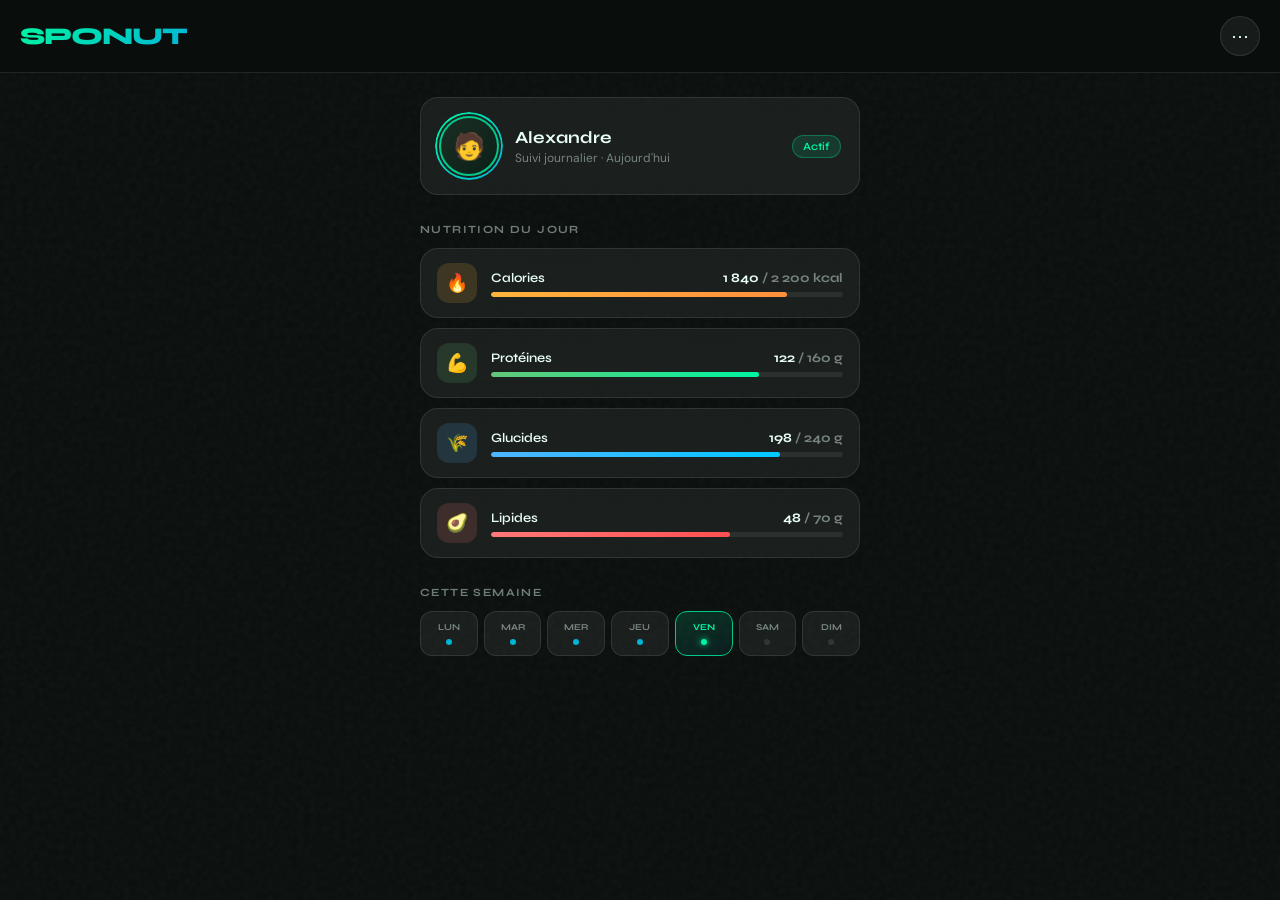
<file: index.html>
<!DOCTYPE html>
<html lang="fr">

<head>
    <meta charset="UTF-8">
    <meta name="viewport" content="width=device-width, initial-scale=1.0">
    <link
        href="https://fonts.googleapis.com/css2?family=Syne:wght@400;600;700;800&family=DM+Sans:wght@300;400;500&display=swap"
        rel="stylesheet">
    <link rel="stylesheet" href="style.css">
    <title>SPONUT</title>
</head>

<body>

    <header class="app-header">
        <a href="index.html" class="logo">SPONUT</a>

        <div class="menu-wrap" id="menuWrap">
            <div class="menu-btn" id="menuBtn">⋯</div>
            <div class="dropdown" id="dropdown">
                <div class="dropdown-item" onclick="window.location='index.html'">Accueil</div>
                <div class="dropdown-item" onclick="window.location='entrainement.html'">Entraînement</div>
                <div class="dropdown-item" onclick="window.location='nutrition.html'">Nutrition</div>
                <div class="dropdown-item" onclick="window.location='profil.html'">Profil</div>
                <div class="dropdown-item danger">Déconnexion</div>
            </div>
        </div>
    </header>

    <main class="content">

        <div class="profile-section">
            <div class="avatar-wrap">
                <div class="avatar">🧑</div>
                <div class="avatar-ring"></div>
            </div>
            <div class="profile-info">
                <div class="profile-name">Alexandre</div>
                <div class="profile-sub">Suivi journalier · Aujourd'hui</div>
            </div>
            <div class="profile-badge">Actif</div>
        </div>

        <div class="section-title">Nutrition du jour</div>
        <div class="macros">

            <div class="macro-card">
                <div class="macro-icon cal">🔥</div>
                <div class="macro-body">
                    <div class="macro-top">
                        <div class="macro-label">Calories</div>
                        <div class="macro-value"><span>1 840</span> / 2 200 kcal</div>
                    </div>
                    <div class="macro-bar-wrap">
                        <div class="macro-bar bar-cal"></div>
                    </div>
                </div>
            </div>

            <div class="macro-card">
                <div class="macro-icon prot">💪</div>
                <div class="macro-body">
                    <div class="macro-top">
                        <div class="macro-label">Protéines</div>
                        <div class="macro-value"><span>122</span> / 160 g</div>
                    </div>
                    <div class="macro-bar-wrap">
                        <div class="macro-bar bar-prot"></div>
                    </div>
                </div>
            </div>

            <div class="macro-card">
                <div class="macro-icon gluc">🌾</div>
                <div class="macro-body">
                    <div class="macro-top">
                        <div class="macro-label">Glucides</div>
                        <div class="macro-value"><span>198</span> / 240 g</div>
                    </div>
                    <div class="macro-bar-wrap">
                        <div class="macro-bar bar-gluc"></div>
                    </div>
                </div>
            </div>

            <div class="macro-card">
                <div class="macro-icon lip">🥑</div>
                <div class="macro-body">
                    <div class="macro-top">
                        <div class="macro-label">Lipides</div>
                        <div class="macro-value"><span>48</span> / 70 g</div>
                    </div>
                    <div class="macro-bar-wrap">
                        <div class="macro-bar bar-lip"></div>
                    </div>
                </div>
            </div>

        </div>

        <div class="week-section">
            <div class="section-title">Cette semaine</div>
            <div class="week-grid">
                <div class="day-card done">
                    <div class="day-label">Lun</div>
                    <div class="day-dot"></div>
                </div>
                <div class="day-card done">
                    <div class="day-label">Mar</div>
                    <div class="day-dot"></div>
                </div>
                <div class="day-card done">
                    <div class="day-label">Mer</div>
                    <div class="day-dot"></div>
                </div>
                <div class="day-card done">
                    <div class="day-label">Jeu</div>
                    <div class="day-dot"></div>
                </div>
                <div class="day-card active">
                    <div class="day-label">Ven</div>
                    <div class="day-dot"></div>
                </div>
                <div class="day-card">
                    <div class="day-label">Sam</div>
                    <div class="day-dot"></div>
                </div>
                <div class="day-card">
                    <div class="day-label">Dim</div>
                    <div class="day-dot"></div>
                </div>
            </div>
        </div>

    </main>

    <script src="script.js"></script>
</body>

</html>
</file>
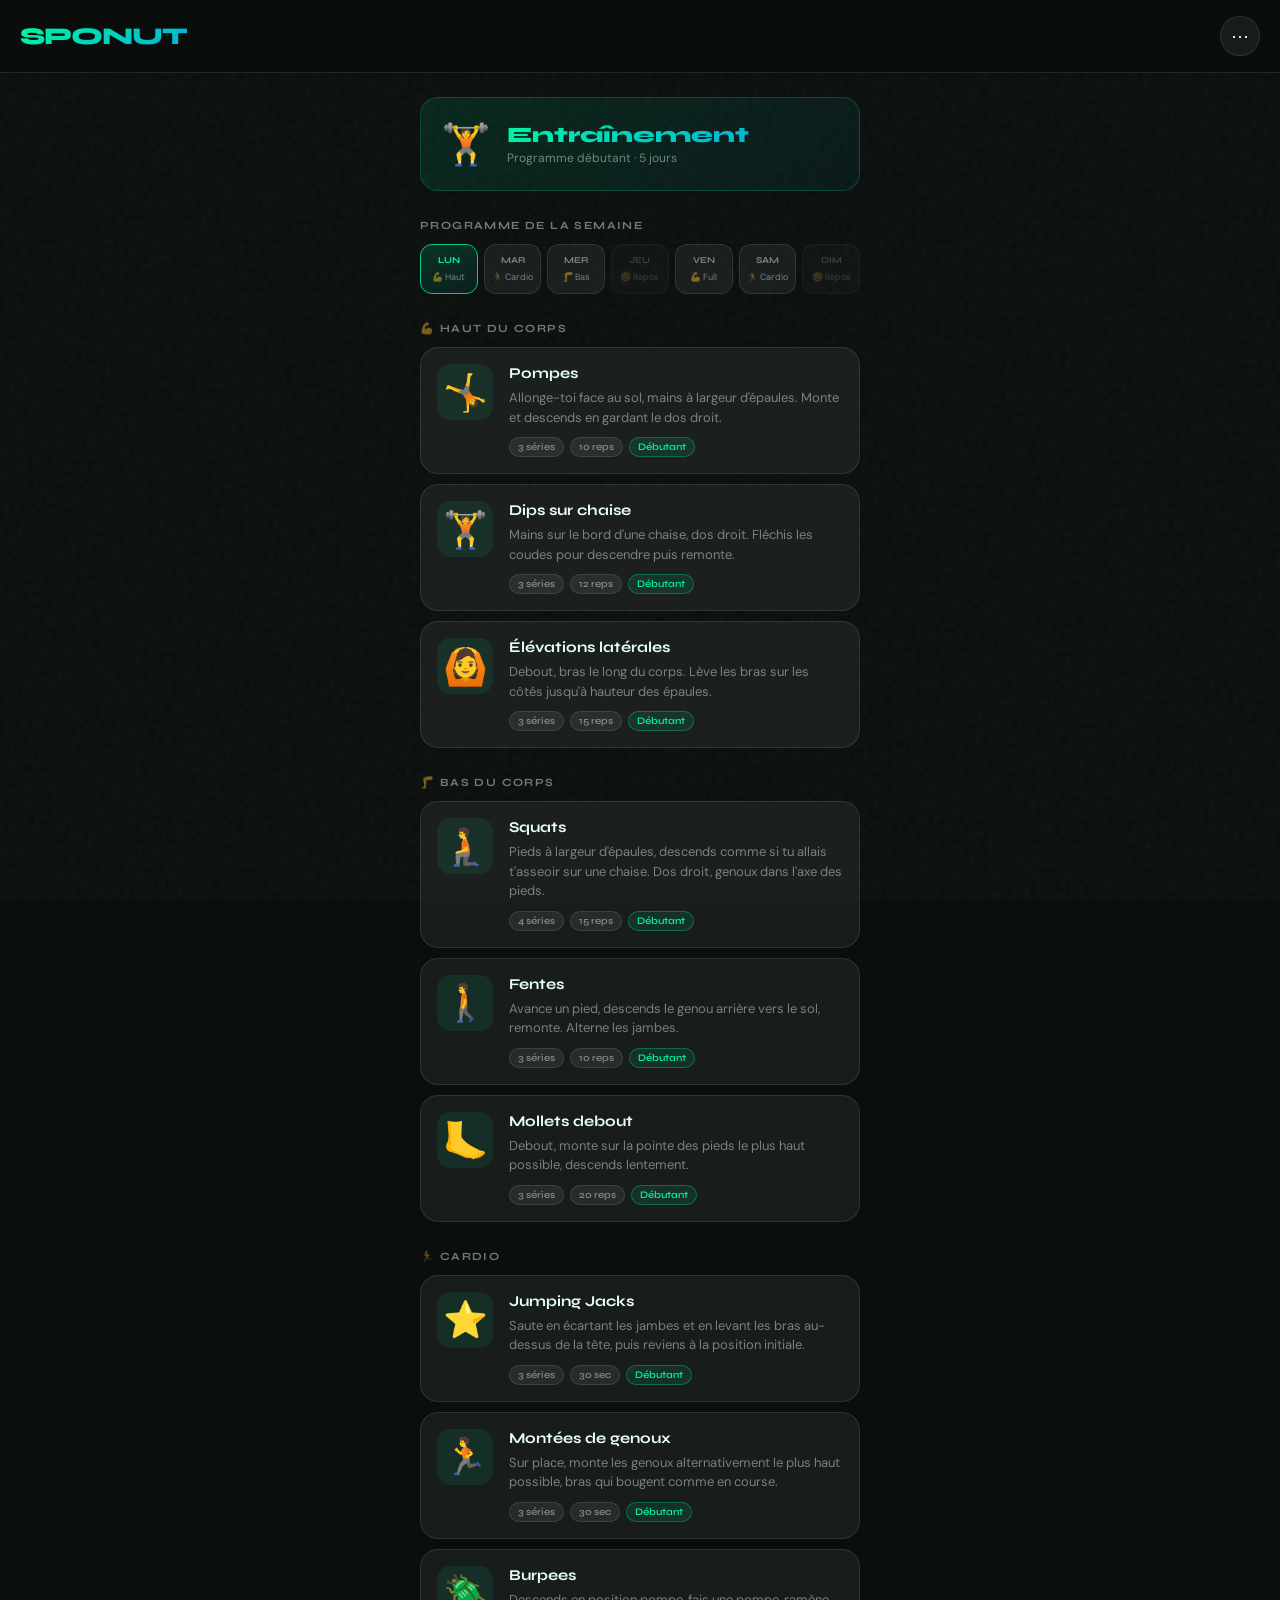
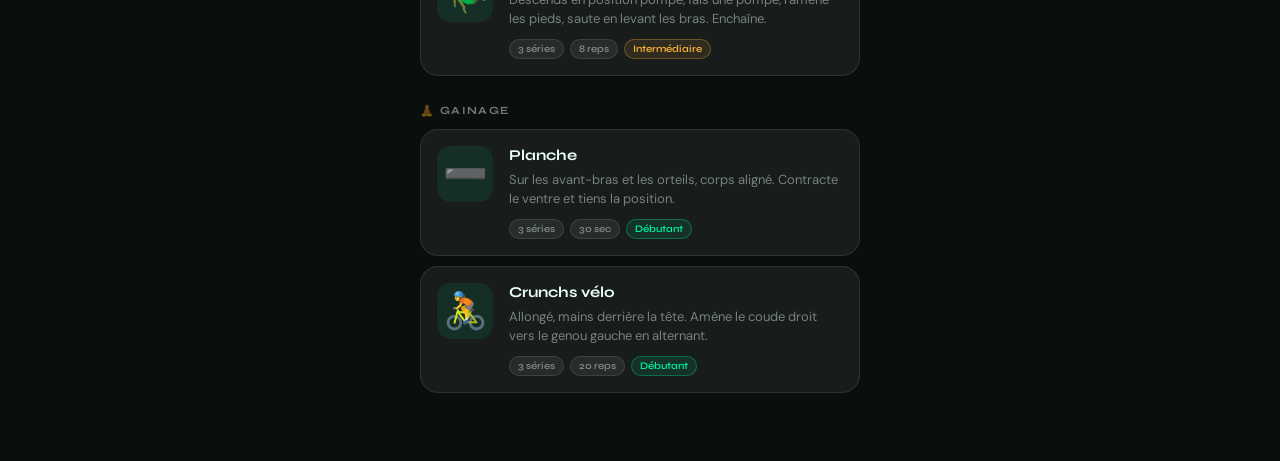
<file: entrainement.html>
<!DOCTYPE html>
<html lang="fr">

<head>
    <meta charset="UTF-8">
    <meta name="viewport" content="width=device-width, initial-scale=1.0">
    <link href="https://fonts.googleapis.com/css2?family=Syne:wght@400;600;700;800&family=DM+Sans:wght@300;400;500&display=swap" rel="stylesheet">
    <link rel="stylesheet" href="style.css">
    <link rel="stylesheet" href="entrainement.css">
    <title>SPONUT — Entraînement</title>
</head>

<body>

    <header class="app-header">
        <a href="index.html" class="logo">SPONUT</a>

        <div class="menu-wrap" id="menuWrap">
            <div class="menu-btn" id="menuBtn">⋯</div>
            <div class="dropdown" id="dropdown">
                <div class="dropdown-item" onclick="window.location='index.html'">Accueil</div>
                <div class="dropdown-item" onclick="window.location='entrainement.html'">Entraînement</div>
                <div class="dropdown-item" onclick="window.location='nutrition.html'">Nutrition</div>
                <div class="dropdown-item" onclick="window.location='profil.html'">Profil</div>
                <div class="dropdown-item danger">Déconnexion</div>
            </div>
        </div>
    </header>

    <main class="content">

        <div class="page-hero">
            <div class="page-hero-icon">🏋️</div>
            <div>
                <div class="page-title">Entraînement</div>
                <div class="page-sub">Programme débutant · 5 jours</div>
            </div>
        </div>

        <div class="section-title">Programme de la semaine</div>
        <div class="week-program">
            <div class="program-day active">
                <div class="pd-label">Lun</div>
                <div class="pd-type">💪 Haut</div>
            </div>
            <div class="program-day">
                <div class="pd-label">Mar</div>
                <div class="pd-type">🏃 Cardio</div>
            </div>
            <div class="program-day">
                <div class="pd-label">Mer</div>
                <div class="pd-type">🦵 Bas</div>
            </div>
            <div class="program-day rest">
                <div class="pd-label">Jeu</div>
                <div class="pd-type">😴 Repos</div>
            </div>
            <div class="program-day">
                <div class="pd-label">Ven</div>
                <div class="pd-type">💪 Full</div>
            </div>
            <div class="program-day">
                <div class="pd-label">Sam</div>
                <div class="pd-type">🏃 Cardio</div>
            </div>
            <div class="program-day rest">
                <div class="pd-label">Dim</div>
                <div class="pd-type">😴 Repos</div>
            </div>
        </div>

        <div class="section-title">💪 Haut du corps</div>
        <div class="exercices">

            <div class="exo-card">
                <div class="exo-visual">🤸</div>
                <div class="exo-body">
                    <div class="exo-name">Pompes</div>
                    <div class="exo-desc">Allonge-toi face au sol, mains à largeur d'épaules. Monte et descends en gardant le dos droit.</div>
                    <div class="exo-tags">
                        <span class="tag">3 séries</span>
                        <span class="tag">10 reps</span>
                        <span class="tag difficulty easy">Débutant</span>
                    </div>
                </div>
            </div>

            <div class="exo-card">
                <div class="exo-visual">🏋️</div>
                <div class="exo-body">
                    <div class="exo-name">Dips sur chaise</div>
                    <div class="exo-desc">Mains sur le bord d'une chaise, dos droit. Fléchis les coudes pour descendre puis remonte.</div>
                    <div class="exo-tags">
                        <span class="tag">3 séries</span>
                        <span class="tag">12 reps</span>
                        <span class="tag difficulty easy">Débutant</span>
                    </div>
                </div>
            </div>

            <div class="exo-card">
                <div class="exo-visual">🙆</div>
                <div class="exo-body">
                    <div class="exo-name">Élévations latérales</div>
                    <div class="exo-desc">Debout, bras le long du corps. Lève les bras sur les côtés jusqu'à hauteur des épaules.</div>
                    <div class="exo-tags">
                        <span class="tag">3 séries</span>
                        <span class="tag">15 reps</span>
                        <span class="tag difficulty easy">Débutant</span>
                    </div>
                </div>
            </div>

        </div>

        <div class="section-title">🦵 Bas du corps</div>
        <div class="exercices">

            <div class="exo-card">
                <div class="exo-visual">🧎</div>
                <div class="exo-body">
                    <div class="exo-name">Squats</div>
                    <div class="exo-desc">Pieds à largeur d'épaules, descends comme si tu allais t'asseoir sur une chaise. Dos droit, genoux dans l'axe des pieds.</div>
                    <div class="exo-tags">
                        <span class="tag">4 séries</span>
                        <span class="tag">15 reps</span>
                        <span class="tag difficulty easy">Débutant</span>
                    </div>
                </div>
            </div>

            <div class="exo-card">
                <div class="exo-visual">🚶</div>
                <div class="exo-body">
                    <div class="exo-name">Fentes</div>
                    <div class="exo-desc">Avance un pied, descends le genou arrière vers le sol, remonte. Alterne les jambes.</div>
                    <div class="exo-tags">
                        <span class="tag">3 séries</span>
                        <span class="tag">10 reps</span>
                        <span class="tag difficulty easy">Débutant</span>
                    </div>
                </div>
            </div>

            <div class="exo-card">
                <div class="exo-visual">🦶</div>
                <div class="exo-body">
                    <div class="exo-name">Mollets debout</div>
                    <div class="exo-desc">Debout, monte sur la pointe des pieds le plus haut possible, descends lentement.</div>
                    <div class="exo-tags">
                        <span class="tag">3 séries</span>
                        <span class="tag">20 reps</span>
                        <span class="tag difficulty easy">Débutant</span>
                    </div>
                </div>
            </div>

        </div>

        <div class="section-title">🏃 Cardio</div>
        <div class="exercices">

            <div class="exo-card">
                <div class="exo-visual">⭐</div>
                <div class="exo-body">
                    <div class="exo-name">Jumping Jacks</div>
                    <div class="exo-desc">Saute en écartant les jambes et en levant les bras au-dessus de la tête, puis reviens à la position initiale.</div>
                    <div class="exo-tags">
                        <span class="tag">3 séries</span>
                        <span class="tag">30 sec</span>
                        <span class="tag difficulty easy">Débutant</span>
                    </div>
                </div>
            </div>

            <div class="exo-card">
                <div class="exo-visual">🏃</div>
                <div class="exo-body">
                    <div class="exo-name">Montées de genoux</div>
                    <div class="exo-desc">Sur place, monte les genoux alternativement le plus haut possible, bras qui bougent comme en course.</div>
                    <div class="exo-tags">
                        <span class="tag">3 séries</span>
                        <span class="tag">30 sec</span>
                        <span class="tag difficulty easy">Débutant</span>
                    </div>
                </div>
            </div>

            <div class="exo-card">
                <div class="exo-visual">🪲</div>
                <div class="exo-body">
                    <div class="exo-name">Burpees</div>
                    <div class="exo-desc">Descends en position pompe, fais une pompe, ramène les pieds, saute en levant les bras. Enchaîne.</div>
                    <div class="exo-tags">
                        <span class="tag">3 séries</span>
                        <span class="tag">8 reps</span>
                        <span class="tag difficulty medium">Intermédiaire</span>
                    </div>
                </div>
            </div>

        </div>

        <div class="section-title">🧘 Gainage</div>
        <div class="exercices">

            <div class="exo-card">
                <div class="exo-visual">➖</div>
                <div class="exo-body">
                    <div class="exo-name">Planche</div>
                    <div class="exo-desc">Sur les avant-bras et les orteils, corps aligné. Contracte le ventre et tiens la position.</div>
                    <div class="exo-tags">
                        <span class="tag">3 séries</span>
                        <span class="tag">30 sec</span>
                        <span class="tag difficulty easy">Débutant</span>
                    </div>
                </div>
            </div>

            <div class="exo-card">
                <div class="exo-visual">🚴</div>
                <div class="exo-body">
                    <div class="exo-name">Crunchs vélo</div>
                    <div class="exo-desc">Allongé, mains derrière la tête. Amène le coude droit vers le genou gauche en alternant.</div>
                    <div class="exo-tags">
                        <span class="tag">3 séries</span>
                        <span class="tag">20 reps</span>
                        <span class="tag difficulty easy">Débutant</span>
                    </div>
                </div>
            </div>

        </div>

    </main>

    <script src="script.js"></script>
</body>

</html>
</file>
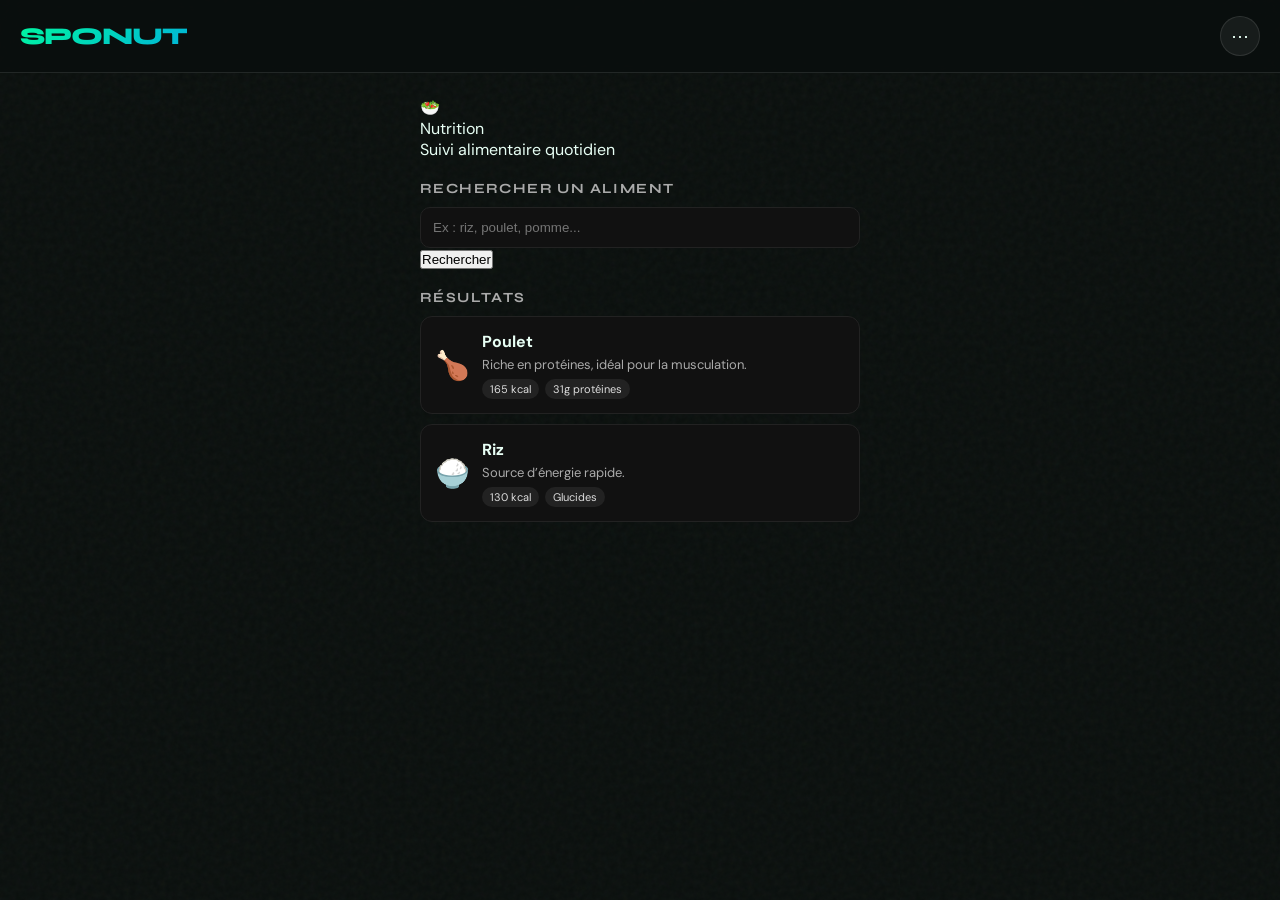
<file: nutrition.html>
<!DOCTYPE html>
<html lang="fr">

<head>
    <meta charset="UTF-8">
    <meta name="viewport" content="width=device-width, initial-scale=1.0">

    <link
        href="https://fonts.googleapis.com/css2?family=Syne:wght@400;600;700;800&family=DM+Sans:wght@300;400;500&display=swap"
        rel="stylesheet">

    <link rel="stylesheet" href="style.css">
    <link rel="stylesheet" href="nutrition.css">

    <title>SPONUT — Nutrition</title>
</head>

<body>

    <header class="app-header">
        <a href="index.html" class="logo">SPONUT</a>

        <div class="menu-wrap" id="menuWrap">
            <div class="menu-btn" id="menuBtn">⋯</div>
            <div class="dropdown" id="dropdown">
                <div class="dropdown-item" onclick="window.location='index.html'">Accueil</div>
                <div class="dropdown-item" onclick="window.location='entrainement.html'">Entraînement</div>
                <div class="dropdown-item" onclick="window.location='nutrition.html'">Nutrition</div>
                <div class="dropdown-item" onclick="window.location='profil.html'">Profil</div>
                <div class="dropdown-item danger">Déconnexion</div>
            </div>
        </div>
    </header>

    <main class="content">

        <div class="page-hero">
            <div class="page-hero-icon">🥗</div>
            <div>
                <div class="page-title">Nutrition</div>
                <div class="page-sub">Suivi alimentaire quotidien</div>
            </div>
        </div>

        <div class="section-title">Rechercher un aliment</div>

        <div class="search-box">
            <input type="text" id="searchInput" placeholder="Ex : riz, poulet, pomme...">
            <button onclick="searchFood()">Rechercher</button>
        </div>

        <div id="results"></div>

        <div class="section-title">Résultats</div>

        <div class="exercices">

            <div class="exo-card">
                <div class="exo-visual">🍗</div>
                <div class="exo-body">
                    <div class="exo-name">Poulet</div>
                    <div class="exo-desc">Riche en protéines, idéal pour la musculation.</div>
                    <div class="exo-tags">
                        <span class="tag">165 kcal</span>
                        <span class="tag">31g protéines</span>
                    </div>
                </div>
            </div>

            <div class="exo-card">
                <div class="exo-visual">🍚</div>
                <div class="exo-body">
                    <div class="exo-name">Riz</div>
                    <div class="exo-desc">Source d’énergie rapide.</div>
                    <div class="exo-tags">
                        <span class="tag">130 kcal</span>
                        <span class="tag">Glucides</span>
                    </div>
                </div>
            </div>

        </div>

    </main>

    <script src="script.js"></script>

</body>

</html>
</file>
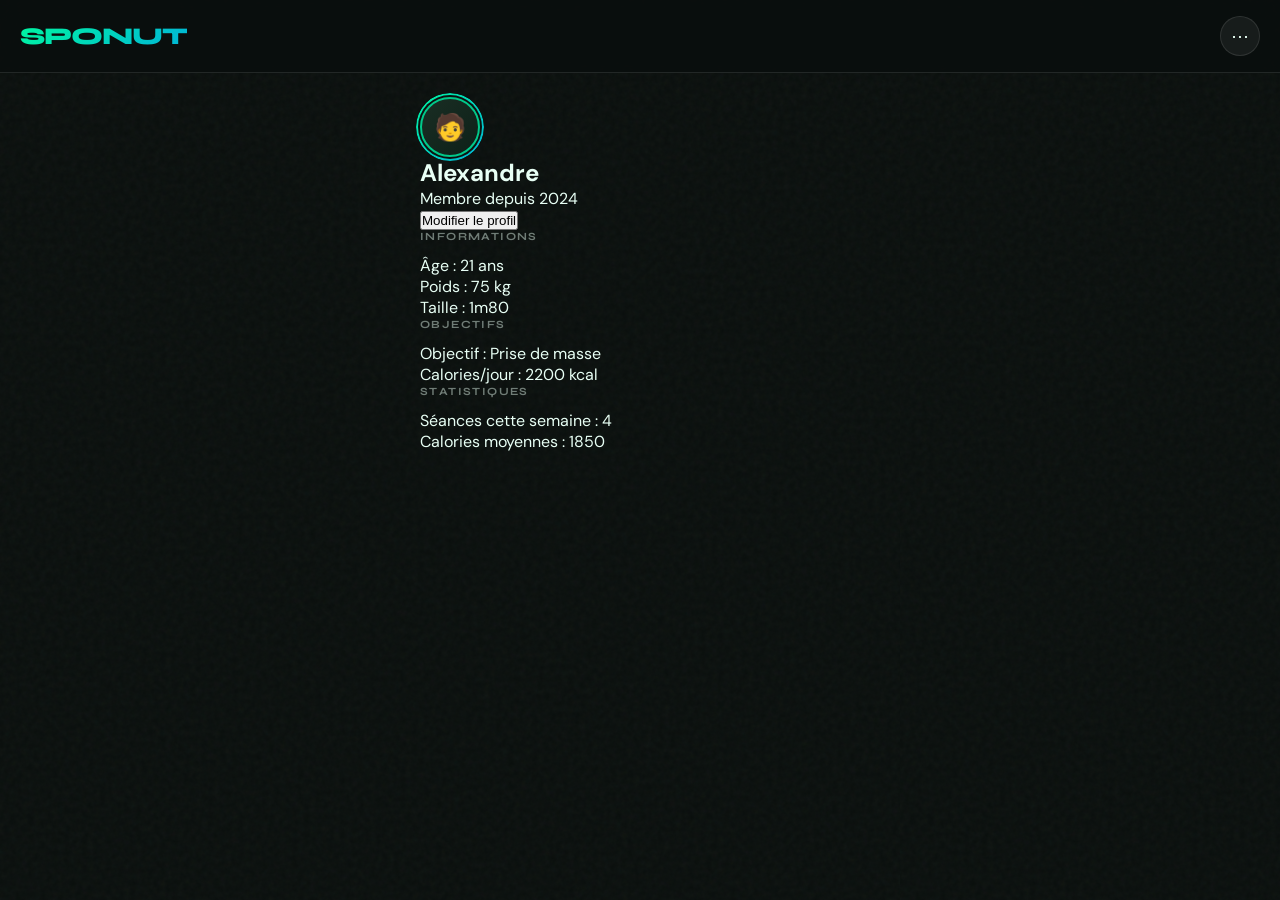
<file: profil.html>
<!DOCTYPE html>
<html lang="fr">

<head>
    <meta charset="UTF-8">
    <meta name="viewport" content="width=device-width, initial-scale=1.0">

    <link
        href="https://fonts.googleapis.com/css2?family=Syne:wght@400;600;700;800&family=DM+Sans:wght@300;400;500&display=swap"
        rel="stylesheet">
    <link rel="stylesheet" href="style.css">

    <title>SPONUT - Profil</title>
</head>

<body>

    <header class="app-header">
        <a href="index.html" class="logo">SPONUT</a>

        <div class="menu-wrap" id="menuWrap">
            <div class="menu-btn" id="menuBtn">⋯</div>
            <div class="dropdown" id="dropdown">
                <div class="dropdown-item" onclick="window.location='index.html'">Accueil</div>
                <div class="dropdown-item" onclick="window.location='entrainement.html'">Entraînement</div>
                <div class="dropdown-item" onclick="window.location='nutrition.html'">Nutrition</div>
                <div class="dropdown-item" onclick="window.location='profil.html'">Profil</div>
                <div class="dropdown-item danger">Déconnexion</div>
            </div>
        </div>
    </header>

    <main class="content">

        <div class="profile-card">
            <div class="avatar-wrap">
                <div class="avatar">🧑</div>
                <div class="avatar-ring"></div>
            </div>
            <h2>Alexandre</h2>
            <p class="muted">Membre depuis 2024</p>
            <button class="btn">Modifier le profil</button>
        </div>

        <div class="card">
            <div class="section-title">Informations</div>
            <div class="info-line">Âge : <span>21 ans</span></div>
            <div class="info-line">Poids : <span>75 kg</span></div>
            <div class="info-line">Taille : <span>1m80</span></div>
        </div>

        <div class="card">
            <div class="section-title">Objectifs</div>
            <div class="info-line">Objectif : <span>Prise de masse</span></div>
            <div class="info-line">Calories/jour : <span>2200 kcal</span></div>
        </div>

        <div class="card">
            <div class="section-title">Statistiques</div>
            <div class="info-line">Séances cette semaine : <span>4</span></div>
            <div class="info-line">Calories moyennes : <span>1850</span></div>
        </div>

    </main>

    <script src="script.js"></script>

</body>

</html>
</file>
<file: style.css>
*,
*::before,
*::after {
    box-sizing: border-box;
    margin: 0;
    padding: 0;
}

:root {
    --green-light: #00f5a0;
    --green-dark: #00c98a;
    --teal: #00b4d8;
    --bg: #0a0f0d;
    --card: rgba(255, 255, 255, 0.06);
    --border: rgba(255, 255, 255, 0.10);
    --text: #e8fff5;
    --muted: rgba(232, 255, 245, 0.45);
    --radius: 18px;
}

body {
    font-family: 'DM Sans', sans-serif;
    background: var(--bg);
    min-height: 100vh;
    color: var(--text);
    overflow-x: hidden;
}

body::before {
    content: '';
    position: fixed;
    inset: 0;
    background-image: url("data:image/svg+xml,%3Csvg viewBox='0 0 200 200' xmlns='http://www.w3.org/2000/svg'%3E%3Cfilter id='n'%3E%3CfeTurbulence type='fractalNoise' baseFrequency='0.75' numOctaves='4' stitchTiles='stitch'/%3E%3C/filter%3E%3Crect width='100%25' height='100%25' filter='url(%23n)' opacity='0.04'/%3E%3C/svg%3E");
    pointer-events: none;
    z-index: 0;
}

.app-header {
    position: sticky;
    top: 0;
    z-index: 100;
    display: flex;
    justify-content: space-between;
    align-items: center;
    padding: 16px 20px;
    background: rgba(10, 15, 13, 0.85);
    backdrop-filter: blur(16px);
    border-bottom: 1px solid var(--border);
}

.logo {
    font-family: 'Syne', sans-serif;
    font-size: 24px;
    font-weight: 800;
    background: linear-gradient(135deg, var(--green-light), var(--teal));
    -webkit-background-clip: text;
    -webkit-text-fill-color: transparent;
    background-clip: text;
    letter-spacing: -1px;
}

.menu-wrap {
    position: relative;
}

.menu-btn {
    width: 40px;
    height: 40px;
    border-radius: 50%;
    background: var(--card);
    border: 1px solid var(--border);
    display: flex;
    align-items: center;
    justify-content: center;
    cursor: pointer;
    font-size: 18px;
    color: var(--text);
    transition: background 0.2s;
    user-select: none;
}

.menu-btn:hover {
    background: rgba(255, 255, 255, 0.12);
}

.dropdown {
    position: absolute;
    top: calc(100% + 10px);
    right: 0;
    width: 190px;
    background: #111a15;
    border: 1px solid var(--border);
    border-radius: 14px;
    overflow: hidden;
    box-shadow: 0 16px 40px rgba(0, 0, 0, 0.5);
    opacity: 0;
    transform: translateY(-8px) scale(0.97);
    pointer-events: none;
    transition: opacity 0.2s ease, transform 0.2s ease;
}

.dropdown.open {
    opacity: 1;
    transform: translateY(0) scale(1);
    pointer-events: all;
}

.dropdown-item {
    display: flex;
    align-items: center;
    gap: 12px;
    padding: 13px 16px;
    font-size: 14px;
    color: var(--text);
    cursor: pointer;
    transition: background 0.15s;
    border-bottom: 1px solid var(--border);
}

.dropdown-item:last-child {
    border-bottom: none;
}

.dropdown-item:hover {
    background: rgba(255, 255, 255, 0.06);
}

.dropdown-item.danger {
    color: #ff7878;
}

.content {
    padding: 24px 20px 40px;
    max-width: 480px;
    margin: 0 auto;
    position: relative;
    z-index: 1;
}

.profile-section {
    display: flex;
    align-items: center;
    gap: 16px;
    margin-bottom: 28px;
    padding: 18px;
    background: var(--card);
    border: 1px solid var(--border);
    border-radius: var(--radius);
    backdrop-filter: blur(10px);
}

.avatar-wrap {
    position: relative;
    width: 60px;
    height: 60px;
    flex-shrink: 0;
}

.avatar {
    width: 60px;
    height: 60px;
    border-radius: 50%;
    background: linear-gradient(135deg, #1a2e24, #0d2018);
    border: 2px solid var(--green-dark);
    display: flex;
    align-items: center;
    justify-content: center;
    font-size: 26px;
}

.avatar-ring {
    position: absolute;
    inset: -4px;
    border-radius: 50%;
    border: 2px solid transparent;
    background: linear-gradient(135deg, var(--green-light), var(--teal)) border-box;
    -webkit-mask: linear-gradient(#fff 0 0) padding-box, linear-gradient(#fff 0 0);
    -webkit-mask-composite: destination-out;
    mask-composite: exclude;
    animation: spin 6s linear infinite;
}

@keyframes spin {
    to {
        transform: rotate(360deg);
    }
}

.profile-info {
    flex: 1;
}

.profile-name {
    font-family: 'Syne', sans-serif;
    font-size: 17px;
    font-weight: 700;
}

.profile-sub {
    font-size: 12px;
    color: var(--muted);
    margin-top: 2px;
}

.profile-badge {
    background: rgba(0, 245, 160, 0.12);
    border: 1px solid rgba(0, 245, 160, 0.3);
    color: var(--green-light);
    font-size: 11px;
    font-family: 'Syne', sans-serif;
    font-weight: 600;
    padding: 4px 10px;
    border-radius: 99px;
}

.section-title {
    font-family: 'Syne', sans-serif;
    font-size: 11px;
    font-weight: 700;
    color: var(--muted);
    text-transform: uppercase;
    letter-spacing: 1.4px;
    margin-bottom: 12px;
}

.macros {
    display: flex;
    flex-direction: column;
    gap: 10px;
    margin-bottom: 28px;
}

.macro-card {
    background: var(--card);
    border: 1px solid var(--border);
    border-radius: var(--radius);
    padding: 14px 16px;
    display: flex;
    align-items: center;
    gap: 14px;
    backdrop-filter: blur(10px);
    transition: border-color 0.2s, background 0.2s;
    animation: slideIn 0.4s ease both;
}

.macro-card:hover {
    background: rgba(255, 255, 255, 0.09);
    border-color: rgba(0, 245, 160, 0.25);
}

@keyframes slideIn {
    from {
        opacity: 0;
        transform: translateX(-10px);
    }

    to {
        opacity: 1;
        transform: translateX(0);
    }
}

.macro-card:nth-child(1) {
    animation-delay: 0.05s;
}

.macro-card:nth-child(2) {
    animation-delay: 0.10s;
}

.macro-card:nth-child(3) {
    animation-delay: 0.15s;
}

.macro-card:nth-child(4) {
    animation-delay: 0.20s;
}

.macro-icon {
    width: 40px;
    height: 40px;
    border-radius: 12px;
    display: flex;
    align-items: center;
    justify-content: center;
    font-size: 18px;
    flex-shrink: 0;
}

.macro-icon.cal {
    background: rgba(255, 180, 60, 0.15);
}

.macro-icon.prot {
    background: rgba(100, 200, 120, 0.15);
}

.macro-icon.gluc {
    background: rgba(80, 180, 255, 0.15);
}

.macro-icon.lip {
    background: rgba(255, 120, 120, 0.15);
}

.macro-body {
    flex: 1;
    min-width: 0;
}

.macro-top {
    display: flex;
    justify-content: space-between;
    align-items: baseline;
    margin-bottom: 6px;
}

.macro-label {
    font-family: 'Syne', sans-serif;
    font-size: 13px;
    font-weight: 600;
}

.macro-value {
    font-family: 'Syne', sans-serif;
    font-size: 13px;
    font-weight: 700;
    color: var(--muted);
}

.macro-value span {
    color: var(--text);
}

.macro-bar-wrap {
    height: 5px;
    background: rgba(255, 255, 255, 0.07);
    border-radius: 99px;
    overflow: hidden;
}

.macro-bar {
    height: 100%;
    border-radius: 99px;
}

.bar-cal {
    background: linear-gradient(90deg, #ffb43c, #ff8f3c);
    width: 84%;
}

.bar-prot {
    background: linear-gradient(90deg, #64c878, #00f5a0);
    width: 76%;
}

.bar-gluc {
    background: linear-gradient(90deg, #50b4ff, #00c8ff);
    width: 82%;
}

.bar-lip {
    background: linear-gradient(90deg, #ff7878, #ff5050);
    width: 68%;
}

.week-section {
    margin-bottom: 28px;
}

.week-grid {
    display: grid;
    grid-template-columns: repeat(7, 1fr);
    gap: 6px;
}

.day-card {
    background: var(--card);
    border: 1px solid var(--border);
    border-radius: 12px;
    padding: 10px 4px;
    display: flex;
    flex-direction: column;
    align-items: center;
    gap: 7px;
    cursor: pointer;
    transition: all 0.2s;
}

.day-card:hover {
    border-color: rgba(0, 245, 160, 0.35);
    background: rgba(0, 245, 160, 0.05);
}

.day-card.active {
    background: linear-gradient(160deg, rgba(0, 245, 160, 0.15), rgba(0, 180, 216, 0.08));
    border-color: var(--green-dark);
}

.day-label {
    font-family: 'Syne', sans-serif;
    font-size: 9px;
    font-weight: 700;
    color: var(--muted);
    text-transform: uppercase;
}

.day-card.active .day-label {
    color: var(--green-light);
}

.day-dot {
    width: 6px;
    height: 6px;
    border-radius: 50%;
    background: rgba(255, 255, 255, 0.1);
}

.day-card.active .day-dot {
    background: var(--green-light);
    box-shadow: 0 0 6px var(--green-light);
}

.day-card.done .day-dot {
    background: var(--teal);
}
</file>
<file: entrainement.css>
.page-hero {
    display: flex;
    align-items: center;
    gap: 16px;
    margin-bottom: 28px;
    padding: 20px;
    background: linear-gradient(135deg, rgba(0,245,160,0.1), rgba(0,180,216,0.06));
    border: 1px solid rgba(0,245,160,0.2);
    border-radius: var(--radius);
}

.page-hero-icon {
    font-size: 40px;
    flex-shrink: 0;
}

.page-title {
    font-family: 'Syne', sans-serif;
    font-size: 22px;
    font-weight: 800;
    background: linear-gradient(135deg, var(--green-light), var(--teal));
    -webkit-background-clip: text;
    -webkit-text-fill-color: transparent;
    background-clip: text;
}

.page-sub {
    font-size: 12px;
    color: var(--muted);
    margin-top: 2px;
}

.week-program {
    display: grid;
    grid-template-columns: repeat(7, 1fr);
    gap: 6px;
    margin-bottom: 28px;
}

.program-day {
    background: var(--card);
    border: 1px solid var(--border);
    border-radius: 12px;
    padding: 10px 4px;
    display: flex;
    flex-direction: column;
    align-items: center;
    gap: 6px;
    cursor: pointer;
    transition: all 0.2s;
}

.program-day:hover {
    border-color: rgba(0,245,160,0.35);
    background: rgba(0,245,160,0.05);
}

.program-day.active {
    background: linear-gradient(160deg, rgba(0,245,160,0.15), rgba(0,180,216,0.08));
    border-color: var(--green-dark);
}

.program-day.rest {
    opacity: 0.4;
}

.pd-label {
    font-family: 'Syne', sans-serif;
    font-size: 9px;
    font-weight: 700;
    color: var(--muted);
    text-transform: uppercase;
}

.program-day.active .pd-label { color: var(--green-light); }

.pd-type {
    font-size: 9px;
    color: var(--muted);
    text-align: center;
}

.exercices {
    display: flex;
    flex-direction: column;
    gap: 10px;
    margin-bottom: 28px;
}

.exo-card {
    background: var(--card);
    border: 1px solid var(--border);
    border-radius: var(--radius);
    padding: 16px;
    display: flex;
    gap: 16px;
    align-items: flex-start;
    backdrop-filter: blur(10px);
    transition: border-color 0.2s, background 0.2s;
    animation: slideIn 0.4s ease both;
}

.exo-card:hover {
    background: rgba(255,255,255,0.09);
    border-color: rgba(0,245,160,0.25);
}

.exo-visual {
    font-size: 36px;
    width: 56px;
    height: 56px;
    background: rgba(0,245,160,0.08);
    border-radius: 14px;
    display: flex;
    align-items: center;
    justify-content: center;
    flex-shrink: 0;
}

.exo-body { flex: 1; }

.exo-name {
    font-family: 'Syne', sans-serif;
    font-size: 15px;
    font-weight: 700;
    margin-bottom: 6px;
}

.exo-desc {
    font-size: 13px;
    color: var(--muted);
    line-height: 1.5;
    margin-bottom: 10px;
}

.exo-tags {
    display: flex;
    flex-wrap: wrap;
    gap: 6px;
}

.tag {
    font-family: 'Syne', sans-serif;
    font-size: 10px;
    font-weight: 600;
    padding: 3px 8px;
    border-radius: 99px;
    background: rgba(255,255,255,0.07);
    border: 1px solid var(--border);
    color: var(--muted);
}

.tag.difficulty.easy {
    background: rgba(0,245,160,0.1);
    border-color: rgba(0,245,160,0.3);
    color: var(--green-light);
}

.tag.difficulty.medium {
    background: rgba(255,180,60,0.1);
    border-color: rgba(255,180,60,0.3);
    color: #ffb43c;
}

.logo {
    text-decoration: none;
}
</file>
<file: nutrition.css>
.section-title {
    font-family: 'Syne', sans-serif;
    font-size: 14px;
    font-weight: 700;
    margin: 20px 0 10px;
    color: #aaa;
}

.search-box {
    margin-bottom: 20px;
}

.search-box input {
    width: 100%;
    padding: 12px;
    border-radius: 10px;
    border: 1px solid #222;
    background: #111;
    color: white;
    outline: none;
}

.exercices {
    display: flex;
    flex-direction: column;
    gap: 10px;
}

.exo-card {
    background: #111;
    border: 1px solid #222;
    border-radius: 12px;
    padding: 14px;
    display: flex;
    gap: 12px;
    align-items: center;
}

.exo-visual {
    font-size: 28px;
}

.exo-name {
    font-weight: 700;
    margin-bottom: 4px;
}

.exo-desc {
    font-size: 13px;
    color: #aaa;
    margin-bottom: 6px;
}

.exo-tags {
    display: flex;
    gap: 6px;
    flex-wrap: wrap;
}

.tag {
    font-size: 11px;
    padding: 3px 8px;
    border-radius: 20px;
    background: #222;
    color: #ddd;
}

.dropdown-item {
    display: block;
    padding: 10px;
    text-decoration: none;
    color: white;
}

.dropdown-item:hover {
    background: #222;
}

.danger {
    color: red;
}
</file>
